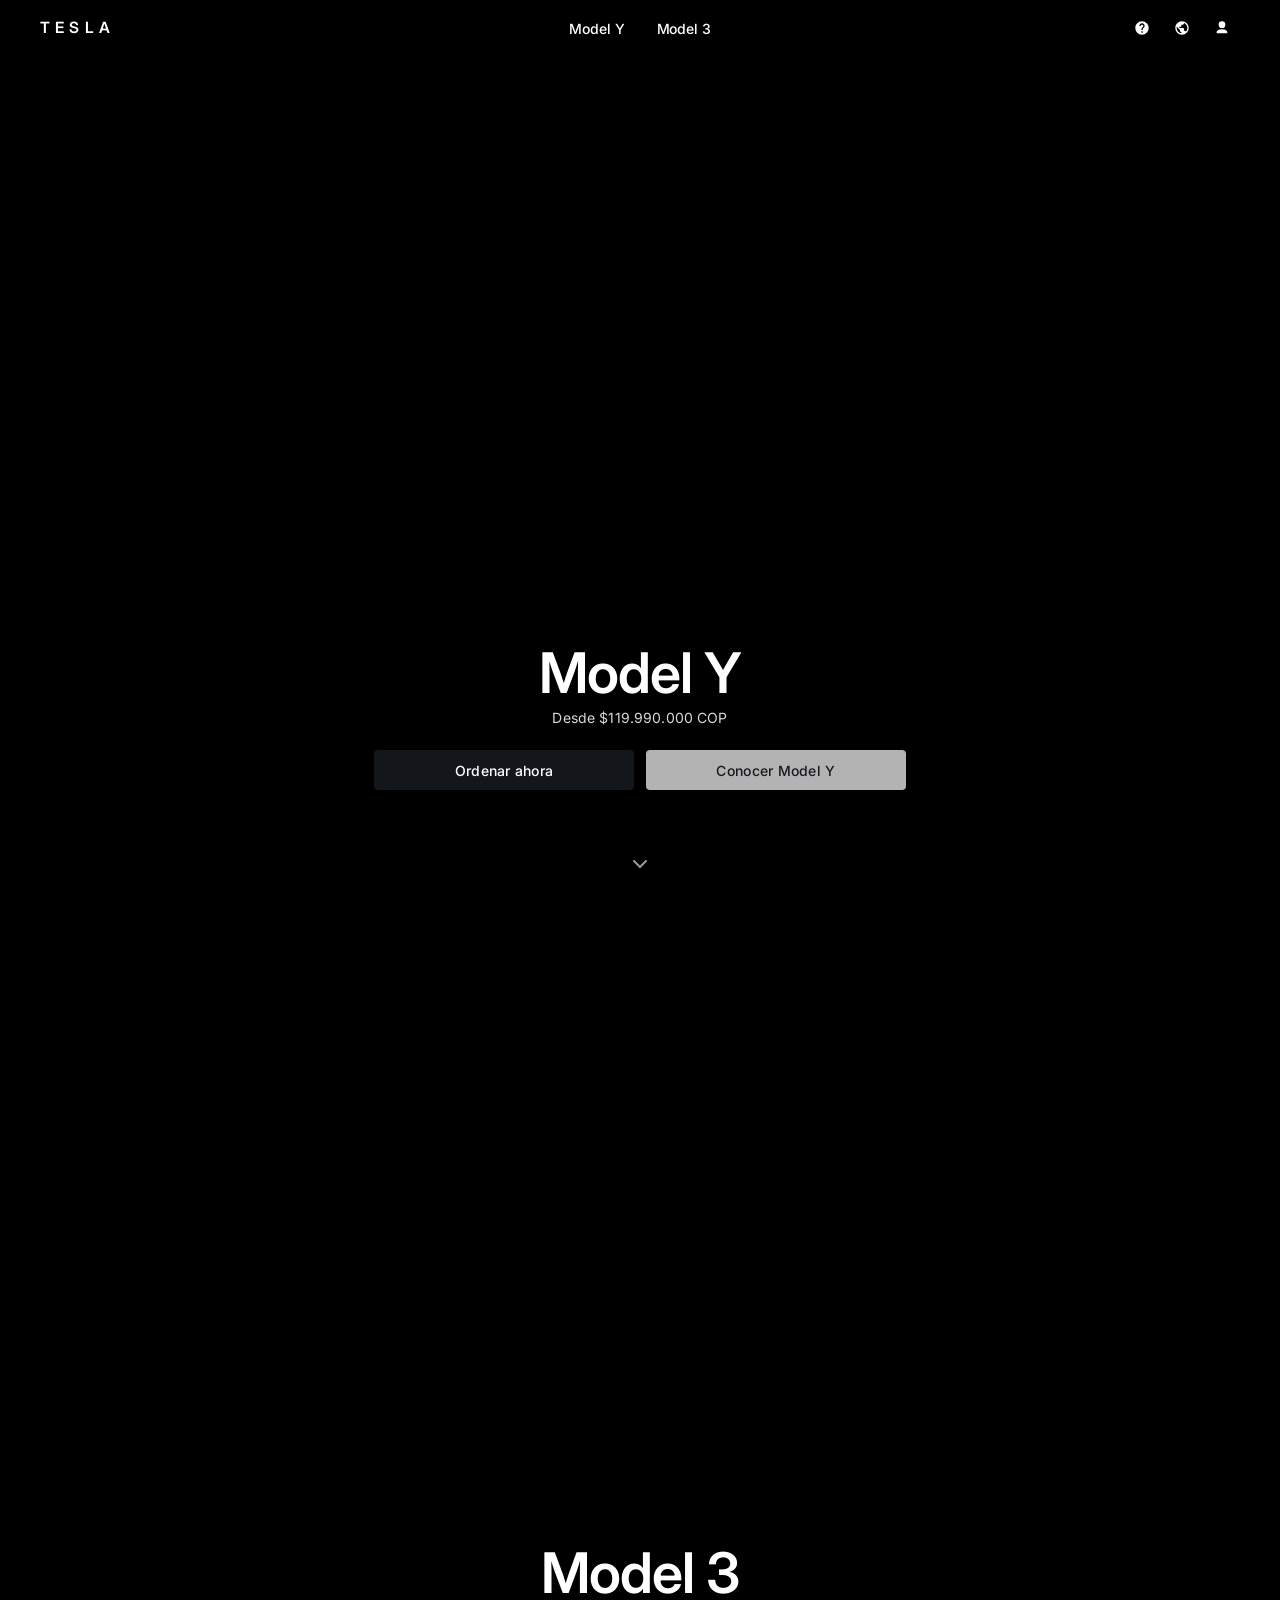
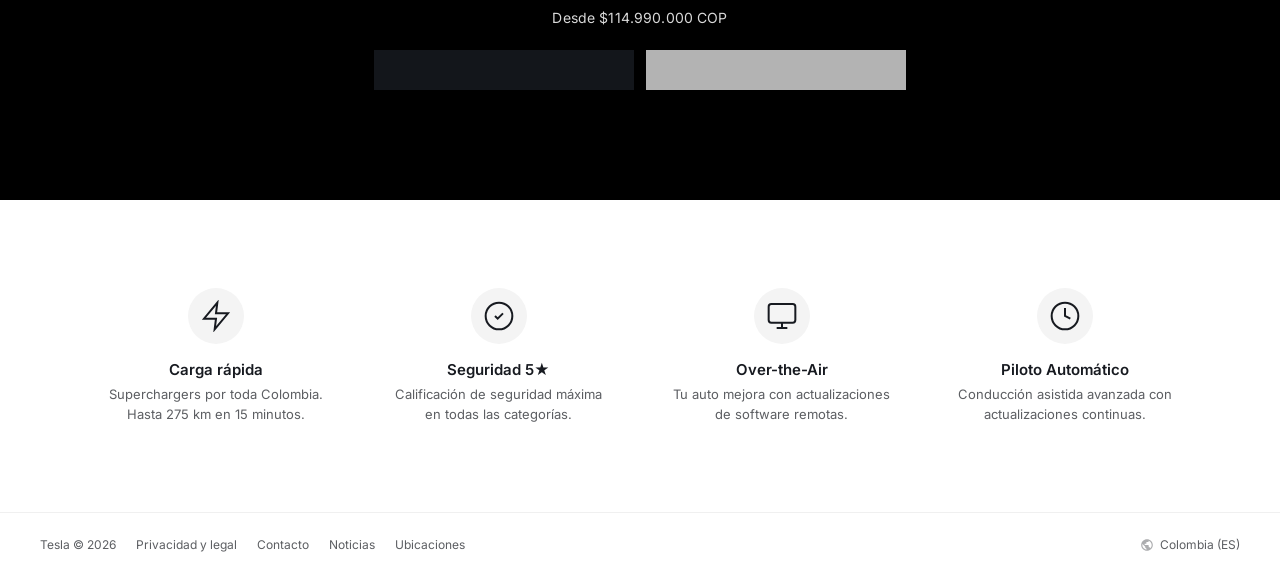
<file: Tesla_V1/index.html>
<!DOCTYPE html>
<html lang="es">

<head>
  <meta charset="UTF-8" />
  <meta name="viewport" content="width=device-width,initial-scale=1.0" />
  <title>Vehículos eléctricos, energía solar y limpia | Tesla Colombia</title>
  <meta name="description"
    content="Tesla fabrica vehículos eléctricos. Reserva tu Model 3 o Model Y en Colombia." />
  <link rel="icon" href="https://www.tesla.com/themes/custom/flavor_flavor/favicon.ico" type="image/x-icon" />
  <link rel="preconnect" href="https://fonts.googleapis.com" />
  <link rel="preconnect" href="https://fonts.gstatic.com" crossorigin />
  <link href="https://fonts.googleapis.com/css2?family=Inter:ital,wght@0,300;0,400;0,500;0,600;0,700&display=swap"
    rel="stylesheet" />
  <link rel="stylesheet" href="index.css" />
</head>

<body>

  <!-- ── NAVIGATION ─────────────────────────────────────────── -->
  <nav class="nav" id="main-nav" role="navigation" aria-label="Principal">

    <!-- LEFT: Tesla Logo -->
    <a href="index.html" class="nav__logo" aria-label="Tesla">
      <svg class="nav__wordmark" viewBox="0 0 278 40" xmlns="http://www.w3.org/2000/svg">
        <text x="0" y="32" font-family="Inter, Arial, sans-serif" font-size="36" font-weight="600" letter-spacing="12" fill="currentColor">TESLA</text>
      </svg>
    </a>

    <!-- CENTER: page links (solo Model Y y Model 3) -->
    <ul class="nav__links" id="nav-links">
      <li><a href="pages/modely/modely.html" class="nav__link">Model Y</a></li>
      <li><a href="pages/model3/model3.html" class="nav__link">Model 3</a></li>
    </ul>

    <!-- RIGHT: icons -->
    <div class="nav__actions">
      <a href="#" class="nav__icon-btn" aria-label="Ayuda">
        <svg width="16" height="16" viewBox="0 0 24 24" fill="currentColor">
          <path
            d="M12 2C6.48 2 2 6.48 2 12s4.48 10 10 10 10-4.48 10-10S17.52 2 12 2zm1 17h-2v-2h2v2zm2.07-7.75-.9.92C13.45 12.9 13 13.5 13 15h-2v-.5c0-1.1.45-2.1 1.17-2.83l1.24-1.26c.37-.36.59-.86.59-1.41 0-1.1-.9-2-2-2s-2 .9-2 2H8c0-2.21 1.79-4 4-4s4 1.79 4 4c0 .88-.36 1.68-.93 2.25z" />
        </svg>
      </a>
      <button class="nav__icon-btn" id="btn-region" aria-label="Región">
        <svg width="16" height="16" viewBox="0 0 24 24" fill="currentColor">
          <path
            d="M12 2C6.48 2 2 6.48 2 12s4.48 10 10 10 10-4.48 10-10S17.52 2 12 2zm-1 17.93c-3.95-.49-7-3.85-7-7.93 0-.62.08-1.21.21-1.79L9 15v1c0 1.1.9 2 2 2v1.93zm6.9-2.54c-.26-.81-1-1.39-1.9-1.39h-1v-3c0-.55-.45-1-1-1H8v-2h2c.55 0 1-.45 1-1V7h2c1.1 0 2-.9 2-2v-.41c2.93 1.19 5 4.06 5 7.41 0 2.08-.8 3.97-2.1 5.39z" />
        </svg>
      </button>
      <button class="nav__icon-btn" id="user-btn" aria-label="Mi cuenta">
        <svg width="16" height="16" viewBox="0 0 24 24" fill="currentColor">
          <path d="M12 2a5 5 0 110 10A5 5 0 0112 2zm0 12c5.33 0 8 2.67 8 4v2H4v-2c0-1.33 2.67-4 8-4z" />
        </svg>
      </button>
      <!-- Mobile hamburger -->
      <button class="nav__hamburger" id="nav-hamburger" aria-label="Menú">
        <span></span><span></span><span></span>
      </button>
    </div>

  </nav>

  <!-- Mobile slide menu -->
  <div class="mobile-menu" id="mobile-menu">
    <div class="mobile-menu__backdrop" id="mobile-backdrop"></div>
    <div class="mobile-menu__panel">
      <button class="mobile-menu__close" id="mobile-close" aria-label="Cerrar menú">
        <svg width="20" height="20" viewBox="0 0 24 24" fill="none" stroke="currentColor" stroke-width="2"><line x1="18" y1="6" x2="6" y2="18"/><line x1="6" y1="6" x2="18" y2="18"/></svg>
      </button>
      <div class="mobile-menu__links">
        <a href="pages/modely/modely.html" class="mobile-menu__link">Model Y</a>
        <a href="pages/model3/model3.html" class="mobile-menu__link">Model 3</a>
        <hr class="mobile-menu__divider" />
        <a href="#" class="mobile-menu__link mobile-menu__link--secondary">Tienda</a>
        <a href="#" class="mobile-menu__link mobile-menu__link--secondary">Soporte</a>
        <a href="#" class="mobile-menu__link mobile-menu__link--secondary" id="mobile-account-link">Cuenta</a>
      </div>
      <p class="mobile-menu__region">🌎 Colombia (ES)</p>
    </div>
  </div>

  <!-- ── USER DRAWER ─────────────────────────────────────────── -->
  <div class="drawer" id="user-drawer" aria-hidden="true">
    <div class="drawer__backdrop" id="drawer-backdrop"></div>
    <div class="drawer__panel" role="dialog" aria-modal="true" aria-label="Cuenta de usuario">

      <button class="drawer__close" id="drawer-close" aria-label="Cerrar">
        <svg width="20" height="20" viewBox="0 0 24 24" fill="none" stroke="currentColor" stroke-width="2">
          <line x1="18" y1="6" x2="6" y2="18" />
          <line x1="6" y1="6" x2="18" y2="18" />
        </svg>
      </button>

      <!-- Login view -->
      <div id="view-login">
        <p class="drawer__eyebrow">Mi cuenta Tesla</p>
        <h2 class="drawer__title">Iniciar sesión</h2>
        <p class="drawer__sub">Accede para gestionar tu reserva y configuraciones.</p>
        <form id="login-form" class="drawer-form" novalidate>
          <div class="field">
            <label for="inp-name">Nombre completo</label>
            <input type="text" id="inp-name" placeholder="Juan Pérez" autocomplete="name" required />
          </div>
          <div class="field">
            <label for="inp-email">Correo electrónico</label>
            <input type="email" id="inp-email" placeholder="juan@email.com" autocomplete="email" required />
          </div>
          <p class="field-error" id="login-error" aria-live="polite"></p>
          <button type="submit" class="dbtn dbtn--dark" id="btn-login">Continuar</button>
        </form>
        <p class="drawer__terms">Al continuar, aceptas los <a href="#">Términos de uso</a> de Tesla.</p>
      </div>

      <!-- Logged-in view -->
      <div id="view-user" hidden>
        <div class="user-avatar" id="user-avatar">J</div>
        <p class="user-name" id="user-name">Juan Pérez</p>
        <p class="user-email" id="user-email">juan@email.com</p>
        <hr class="divider" />
        <div id="user-reservation"></div>
        <button class="dbtn dbtn--outline" id="btn-logout">Cerrar sesión</button>
      </div>

    </div>
  </div>

  <!-- ── HERO: MODEL Y (primero, como en Tesla Colombia) ──────── -->
  <section class="hero" id="hero-modely" aria-label="Tesla Model Y">
    <div class="hero__bg"
      style="background-image:url('https://digitalassets.tesla.com/tesla-contents/image/upload/f_auto,q_auto/Homepage-Model-Y-Desktop-Global.jpg')">
    </div>
    <div class="hero__overlay"></div>
    <div class="hero__content">
      <h1 class="hero__model">Model Y</h1>
      <p class="hero__price">Desde $119.990.000 COP</p>
      <div class="hero__btns">
        <a href="pages/modely/modely.html" class="hero-btn hero-btn--order" id="cta-my-order">Ordenar ahora</a>
        <a href="pages/modely/modely.html" class="hero-btn hero-btn--info" id="cta-my-info">Conocer Model Y</a>
      </div>
    </div>
    <div class="hero__scroll" aria-hidden="true">
      <svg width="24" height="24" viewBox="0 0 24 24" fill="none" stroke="currentColor" stroke-width="2" stroke-linecap="round">
        <polyline points="6 9 12 15 18 9"/>
      </svg>
    </div>
  </section>

  <!-- ── HERO: MODEL 3 ────────────────────────────────────────── -->
  <section class="hero" id="hero-model3" aria-label="Tesla Model 3">
    <div class="hero__bg"
      style="background-image:url('https://digitalassets.tesla.com/tesla-contents/image/upload/f_auto,q_auto/Homepage-Model-3-Desktop-LHD.jpg')">
    </div>
    <div class="hero__overlay"></div>
    <div class="hero__content">
      <h2 class="hero__model">Model 3</h2>
      <p class="hero__price">Desde $114.990.000 COP</p>
      <div class="hero__btns">
        <a href="pages/model3/model3.html" class="hero-btn hero-btn--order" id="cta-m3-order">Ordenar ahora</a>
        <a href="pages/model3/model3.html" class="hero-btn hero-btn--info" id="cta-m3-info">Conocer Model 3</a>
      </div>
    </div>
  </section>

  <!-- ── FEATURES STRIP ────────────────────────────────────────── -->
  <section class="features" id="features">
    <div class="features__inner">
      <div class="feature">
        <div class="feature__icon">
          <svg width="32" height="32" viewBox="0 0 24 24" fill="none" stroke="currentColor" stroke-width="1.5"><path d="M13 2L3 14h9l-1 8 10-12h-9l1-8z"/></svg>
        </div>
        <h3 class="feature__title">Carga rápida</h3>
        <p class="feature__desc">Superchargers por toda Colombia. Hasta 275 km en 15 minutos.</p>
      </div>
      <div class="feature">
        <div class="feature__icon">
          <svg width="32" height="32" viewBox="0 0 24 24" fill="none" stroke="currentColor" stroke-width="1.5"><path d="M9 12l2 2 4-4"/><circle cx="12" cy="12" r="10"/></svg>
        </div>
        <h3 class="feature__title">Seguridad 5★</h3>
        <p class="feature__desc">Calificación de seguridad máxima en todas las categorías.</p>
      </div>
      <div class="feature">
        <div class="feature__icon">
          <svg width="32" height="32" viewBox="0 0 24 24" fill="none" stroke="currentColor" stroke-width="1.5"><rect x="2" y="3" width="20" height="14" rx="2"/><line x1="8" y1="21" x2="16" y2="21"/><line x1="12" y1="17" x2="12" y2="21"/></svg>
        </div>
        <h3 class="feature__title">Over-the-Air</h3>
        <p class="feature__desc">Tu auto mejora con actualizaciones de software remotas.</p>
      </div>
      <div class="feature">
        <div class="feature__icon">
          <svg width="32" height="32" viewBox="0 0 24 24" fill="none" stroke="currentColor" stroke-width="1.5"><circle cx="12" cy="12" r="10"/><path d="M12 6v6l4 2"/></svg>
        </div>
        <h3 class="feature__title">Piloto Automático</h3>
        <p class="feature__desc">Conducción asistida avanzada con actualizaciones continuas.</p>
      </div>
    </div>
  </section>

  <!-- ── FOOTER ────────────────────────────────────────────────── -->
  <footer class="footer" id="footer">
    <div class="footer__inner">
      <div class="footer__links">
        <a href="#">Tesla © 2026</a>
        <a href="#">Privacidad y legal</a>
        <a href="#">Contacto</a>
        <a href="#">Noticias</a>
        <a href="#">Ubicaciones</a>
      </div>
      <div class="footer__region">
        <svg width="14" height="14" viewBox="0 0 24 24" fill="currentColor" style="opacity:.5;">
          <path d="M12 2C6.48 2 2 6.48 2 12s4.48 10 10 10 10-4.48 10-10S17.52 2 12 2zm-1 17.93c-3.95-.49-7-3.85-7-7.93 0-.62.08-1.21.21-1.79L9 15v1c0 1.1.9 2 2 2v1.93zm6.9-2.54c-.26-.81-1-1.39-1.9-1.39h-1v-3c0-.55-.45-1-1-1H8v-2h2c.55 0 1-.45 1-1V7h2c1.1 0 2-.9 2-2v-.41c2.93 1.19 5 4.06 5 7.41 0 2.08-.8 3.97-2.1 5.39z"/>
        </svg>
        <span>Colombia (ES)</span>
      </div>
    </div>
  </footer>

  <!-- ── TOASTS ─────────────────────────────────────────────── -->
  <div class="toasts" id="toasts" aria-live="polite"></div>

  <script src="assets/js/store.js"></script>
  <script src="index.js"></script>
</body>

</html>
</file>
<file: Tesla_V1/index.css>
/* ============================================================
   index.css — Tesla Colombia · Réplica fiel del sitio oficial
   ============================================================ */

/* ── RESET ─────────────────────────────────────────────────── */
*, *::before, *::after { box-sizing: border-box; margin: 0; padding: 0; }

html {
  scroll-behavior: smooth;
  scroll-snap-type: y mandatory;
  scroll-snap-stop: always;
}

body {
  font-family: 'Inter', -apple-system, BlinkMacSystemFont, 'Segoe UI', sans-serif;
  background: #000;
  color: #171a20;
  -webkit-font-smoothing: antialiased;
  overflow-x: hidden;
}

a { text-decoration: none; color: inherit; }
ul { list-style: none; }
button { cursor: pointer; font-family: inherit; }

/* ── NAVIGATION ─────────────────────────────────────────────── */
.nav {
  position: fixed;
  inset: 0 0 auto 0;
  height: 56px;
  display: flex;
  align-items: center;
  justify-content: space-between;
  padding: 0 40px;
  z-index: 900;
  color: #fff;
  background: transparent;
  transition: background .4s ease, color .4s ease, box-shadow .4s ease;
}
.nav.scrolled {
  background: rgba(255,255,255,.97);
  color: #171a20;
  box-shadow: 0 1px 0 rgba(0,0,0,.08);
  backdrop-filter: blur(20px);
  -webkit-backdrop-filter: blur(20px);
}

/* Logo — LEFT aligned like Tesla */
.nav__logo {
  display: flex;
  align-items: center;
  color: inherit;
  transition: opacity .2s;
  z-index: 2;
  flex-shrink: 0;
}
.nav__logo:hover { opacity: .7; }

.nav__wordmark {
  width: 120px;
  height: auto;
  display: block;
  fill: currentColor;
}

/* Center links */
.nav__links {
  position: absolute;
  left: 50%;
  transform: translateX(-50%);
  display: flex;
  align-items: center;
  gap: 0;
  list-style: none;
}
.nav__link {
  display: block;
  font-size: 14px;
  font-weight: 500;
  padding: 8px 16px;
  border-radius: 4px;
  white-space: nowrap;
  color: inherit;
  text-decoration: none;
  transition: background .2s;
  letter-spacing: -.01em;
}
.nav__link:hover            { background: rgba(255,255,255,.15); }
.nav.scrolled .nav__link:hover { background: rgba(0,0,0,.05); }

/* Right actions */
.nav__actions {
  display: flex;
  align-items: center;
  gap: 4px;
  z-index: 2;
}
.nav__link--shop {
  font-size: 14px;
  font-weight: 500;
  padding: 8px 16px;
  border-radius: 4px;
  transition: background .2s;
}
.nav__icon-btn {
  background: none;
  border: none;
  color: inherit;
  width: 36px;
  height: 36px;
  border-radius: 50%;
  display: flex;
  align-items: center;
  justify-content: center;
  transition: background .2s;
  text-decoration: none;
  cursor: pointer;
}
.nav__icon-btn:hover            { background: rgba(255,255,255,.15); }
.nav.scrolled .nav__icon-btn:hover { background: rgba(0,0,0,.05); }

/* Hamburger button (mobile only) */
.nav__hamburger {
  display: none;
  flex-direction: column;
  justify-content: center;
  align-items: center;
  gap: 5px;
  width: 36px;
  height: 36px;
  background: none;
  border: none;
  cursor: pointer;
  border-radius: 4px;
  transition: background .2s;
}
.nav__hamburger:hover { background: rgba(255,255,255,.12); }
.nav.scrolled .nav__hamburger:hover { background: rgba(0,0,0,.05); }
.nav__hamburger span {
  display: block;
  width: 18px;
  height: 1.5px;
  background: currentColor;
  border-radius: 2px;
  transition: transform .3s, opacity .3s;
}

/* ── MEGA MENU ─────────────────────────────────────────────── */
.nav__item { position: relative; }
.mega-menu {
  position: fixed;
  top: 56px;
  left: 0;
  right: 0;
  background: rgba(255,255,255,.98);
  backdrop-filter: blur(40px);
  -webkit-backdrop-filter: blur(40px);
  padding: 32px 40px 40px;
  opacity: 0;
  visibility: hidden;
  transform: translateY(-8px);
  transition: opacity .3s ease, transform .3s ease, visibility .3s;
  box-shadow: 0 8px 40px rgba(0,0,0,.12);
  z-index: 890;
}
.nav__item--vehicles:hover .mega-menu,
.mega-menu:hover {
  opacity: 1;
  visibility: visible;
  transform: translateY(0);
}

.mega-menu__grid {
  display: flex;
  justify-content: center;
  gap: 40px;
  max-width: 800px;
  margin: 0 auto;
}
.mega-menu__card {
  display: flex;
  flex-direction: column;
  align-items: center;
  text-align: center;
  padding: 20px;
  border-radius: 12px;
  transition: background .2s, transform .2s;
  flex: 1;
  max-width: 340px;
}
.mega-menu__card:hover {
  background: rgba(0,0,0,.03);
  transform: translateY(-2px);
}
.mega-menu__img {
  width: 100%;
  max-width: 280px;
  height: auto;
  border-radius: 8px;
  margin-bottom: 14px;
  object-fit: cover;
}
.mega-menu__name {
  font-size: 17px;
  font-weight: 600;
  color: #171a20;
  margin-bottom: 2px;
}
.mega-menu__sub {
  font-size: 13px;
  color: #5c5e62;
  margin-bottom: 10px;
}
.mega-menu__cta {
  font-size: 13px;
  font-weight: 500;
  color: #3e6ae1;
  transition: color .2s;
}
.mega-menu__card:hover .mega-menu__cta { color: #2f5ac8; }

/* ── MOBILE MENU ───────────────────────────────────────────── */
.mobile-menu {
  position: fixed;
  inset: 0;
  z-index: 1100;
  pointer-events: none;
}
.mobile-menu.open { pointer-events: all; }
.mobile-menu__backdrop {
  position: absolute; inset: 0;
  background: rgba(0,0,0,.35);
  opacity: 0;
  transition: opacity .3s;
  backdrop-filter: blur(4px);
}
.mobile-menu.open .mobile-menu__backdrop { opacity: 1; }
.mobile-menu__panel {
  position: absolute;
  top: 0; right: 0;
  width: 300px;
  max-width: 85vw;
  height: 100%;
  background: #fff;
  transform: translateX(100%);
  transition: transform .35s cubic-bezier(.4,0,.2,1);
  padding: 72px 28px 28px;
  box-shadow: -4px 0 40px rgba(0,0,0,.15);
  display: flex;
  flex-direction: column;
}
.mobile-menu.open .mobile-menu__panel { transform: translateX(0); }
.mobile-menu__close {
  position: absolute;
  top: 14px; right: 14px;
  background: none; border: none;
  color: #888; width: 32px; height: 32px;
  border-radius: 50%; display: flex;
  align-items: center; justify-content: center;
  transition: background .2s;
}
.mobile-menu__close:hover { background: #f4f4f4; color: #171a20; }
.mobile-menu__links {
  display: flex; flex-direction: column;
  gap: 0; flex: 1;
}
.mobile-menu__link {
  display: block;
  font-size: 16px;
  font-weight: 500;
  color: #171a20;
  padding: 14px 0;
  border-bottom: 1px solid #f0f0f0;
  transition: color .2s;
}
.mobile-menu__link:hover { color: #3e6ae1; }
.mobile-menu__link--secondary {
  font-size: 14px;
  font-weight: 400;
  color: #5c5e62;
}
.mobile-menu__divider {
  border: none;
  border-top: 1px solid #e8e8e8;
  margin: 8px 0;
}
.mobile-menu__region {
  font-size: 12px;
  color: #aaa;
  padding-top: 16px;
}

/* ── HERO ───────────────────────────────────────────────────── */
.hero {
  position: relative;
  height: 100vh;
  min-height: 640px;
  display: flex;
  flex-direction: column;
  align-items: center;
  justify-content: flex-end;
  padding-bottom: 110px;
  overflow: hidden;
  scroll-snap-align: start;
  scroll-snap-stop: always;
}

/* Background photo */
.hero__bg {
  position: absolute;
  inset: 0;
  background-size: cover;
  background-position: center center;
  background-repeat: no-repeat;
  transition: transform 8s ease-out;
}
.hero:hover .hero__bg {
  transform: scale(1.02);
}

/* Subtle top + bottom gradient exactly like Tesla */
.hero__overlay {
  position: absolute;
  inset: 0;
  background:
    linear-gradient(to bottom, rgba(0,0,0,.12) 0%, transparent 18%),
    linear-gradient(to top,    rgba(0,0,0,.35) 0%, transparent 35%);
  pointer-events: none;
}

/* Content block — centered bottom */
.hero__content {
  position: relative;
  z-index: 2;
  text-align: center;
  color: #fff;
  display: flex;
  flex-direction: column;
  align-items: center;
  gap: 0;
}

/* Model name */
.hero__model {
  font-size: clamp(38px, 5.5vw, 56px);
  font-weight: 600;
  letter-spacing: -.02em;
  line-height: 1.1;
  margin-bottom: 4px;
  text-shadow: 0 2px 20px rgba(0,0,0,.2);
}

/* Price text */
.hero__price {
  font-size: 14px;
  font-weight: 400;
  opacity: .85;
  margin-bottom: 24px;
  letter-spacing: .01em;
}

/* Button row */
.hero__btns {
  display: flex;
  gap: 12px;
  flex-wrap: wrap;
  justify-content: center;
}

/* ── HERO BUTTONS (exact Tesla style) ──────────────────────── */
.hero-btn {
  display: inline-flex;
  align-items: center;
  justify-content: center;
  min-width: 260px;
  height: 40px;
  padding: 0 24px;
  font-size: 14px;
  font-weight: 500;
  border-radius: 4px;
  border: none;
  letter-spacing: .02em;
  cursor: pointer;
  font-family: inherit;
  transition: background .25s, transform .15s, box-shadow .25s;
}
.hero-btn:active { transform: scale(.98); }

/* Primary — dark translucent */
.hero-btn--order {
  background: rgba(23,26,32,.85);
  color: #fff;
  backdrop-filter: blur(20px);
  -webkit-backdrop-filter: blur(20px);
}
.hero-btn--order:hover {
  background: rgba(23,26,32,.95);
  box-shadow: 0 4px 20px rgba(0,0,0,.2);
}

/* Secondary — white/semi-transparent */
.hero-btn--info {
  background: rgba(255,255,255,.7);
  color: #171a20;
  backdrop-filter: blur(20px);
  -webkit-backdrop-filter: blur(20px);
}
.hero-btn--info:hover {
  background: rgba(255,255,255,.85);
  box-shadow: 0 4px 20px rgba(0,0,0,.1);
}

/* ── SCROLL HINT ─────────────────────────────────────────────── */
.hero__scroll {
  position: absolute;
  bottom: 24px;
  left: 50%;
  transform: translateX(-50%);
  z-index: 2;
  display: flex;
  flex-direction: column;
  align-items: center;
  gap: 4px;
  color: rgba(255,255,255,.6);
  animation: scrollBounce 2.5s ease-in-out infinite;
  pointer-events: none;
}
@keyframes scrollBounce {
  0%, 100% { transform: translateX(-50%) translateY(0); opacity: .6; }
  50%       { transform: translateX(-50%) translateY(8px); opacity: 1; }
}

/* ── FEATURES STRIP ────────────────────────────────────────── */
.features {
  background: #fff;
  padding: 64px 40px;
  scroll-snap-align: start;
}
.features__inner {
  max-width: 1100px;
  margin: 0 auto;
  display: grid;
  grid-template-columns: repeat(4, 1fr);
  gap: 32px;
}
.feature {
  text-align: center;
  padding: 24px 16px;
  border-radius: 12px;
  transition: background .2s, transform .3s;
}
.feature:hover {
  background: #f7f7f7;
  transform: translateY(-4px);
}
.feature__icon {
  width: 56px;
  height: 56px;
  margin: 0 auto 16px;
  display: flex;
  align-items: center;
  justify-content: center;
  background: #f4f4f4;
  border-radius: 50%;
  color: #171a20;
}
.feature__title {
  font-size: 15px;
  font-weight: 600;
  color: #171a20;
  margin-bottom: 6px;
}
.feature__desc {
  font-size: 13px;
  color: #5c5e62;
  line-height: 1.5;
}

/* ── FOOTER ────────────────────────────────────────────────── */
.footer {
  background: #fff;
  padding: 24px 40px;
  border-top: 1px solid #f0f0f0;
}
.footer__inner {
  max-width: 1200px;
  margin: 0 auto;
  display: flex;
  justify-content: space-between;
  align-items: center;
  flex-wrap: wrap;
  gap: 12px;
}
.footer__links {
  display: flex;
  gap: 20px;
  flex-wrap: wrap;
}
.footer__links a {
  font-size: 12px;
  color: #5c5e62;
  transition: color .2s;
}
.footer__links a:hover { color: #171a20; }
.footer__region {
  display: flex;
  align-items: center;
  gap: 6px;
  font-size: 12px;
  color: #5c5e62;
}

/* ── USER DRAWER ────────────────────────────────────────────── */
.drawer {
  position: fixed;
  inset: 0;
  z-index: 1100;
  pointer-events: none;
}
.drawer.open { pointer-events: all; }

.drawer__backdrop {
  position: absolute;
  inset: 0;
  background: rgba(0,0,0,.3);
  opacity: 0;
  transition: opacity .3s;
  backdrop-filter: blur(4px);
}
.drawer.open .drawer__backdrop { opacity: 1; }

.drawer__panel {
  position: absolute;
  top: 0; right: 0;
  width: 400px;
  max-width: 100vw;
  height: 100%;
  background: #fff;
  padding: 0;
  transform: translateX(100%);
  transition: transform .35s cubic-bezier(.4,0,.2,1);
  box-shadow: -4px 0 40px rgba(0,0,0,.15);
  overflow-y: auto;
  display: flex;
  flex-direction: column;
}
.drawer.open .drawer__panel { transform: translateX(0); }

/* Close button */
.drawer__close {
  position: absolute;
  top: 16px;
  right: 16px;
  background: none;
  border: none;
  color: #888;
  width: 36px;
  height: 36px;
  border-radius: 50%;
  display: flex;
  align-items: center;
  justify-content: center;
  transition: background .2s, color .2s;
  z-index: 10;
}
.drawer__close:hover { background: #f4f4f4; color: #171a20; }

/* Drawer inner */
#view-login, #view-user {
  padding: 72px 32px 32px;
  display: flex;
  flex-direction: column;
  flex: 1;
}

.drawer__eyebrow {
  font-size: 11px;
  font-weight: 700;
  text-transform: uppercase;
  letter-spacing: .12em;
  color: #aaa;
  margin-bottom: 8px;
}
.drawer__title { font-size: 24px; font-weight: 600; margin-bottom: 6px; letter-spacing: -.02em; }
.drawer__sub   { font-size: 14px; color: #636363; margin-bottom: 28px; line-height: 1.5; }
.drawer__terms { font-size: 11px; color: #aaa; margin-top: 20px; line-height: 1.6; }
.drawer__terms a { color: #636363; text-decoration: underline; }

/* Drawer form */
.drawer-form { display: flex; flex-direction: column; gap: 16px; }

.field { display: flex; flex-direction: column; gap: 6px; }
.field label { font-size: 12px; font-weight: 600; color: #444; }
.field input {
  padding: 12px 14px;
  border: 1.5px solid #d8d8d8;
  border-radius: 6px;
  font-size: 14px;
  font-family: inherit;
  color: #171a20;
  outline: none;
  transition: border-color .2s, box-shadow .2s;
  background: #fff;
}
.field input:focus {
  border-color: #171a20;
  box-shadow: 0 0 0 3px rgba(23,26,32,.07);
}
.field-error { font-size: 12px; color: #e31937; min-height: 16px; }

/* Drawer buttons */
.dbtn {
  display: flex;
  align-items: center;
  justify-content: center;
  width: 100%;
  height: 48px;
  border-radius: 4px;
  font-size: 14px;
  font-weight: 500;
  border: none;
  cursor: pointer;
  font-family: inherit;
  transition: background .2s, transform .15s;
  letter-spacing: .01em;
}
.dbtn:active { transform: scale(.98); }
.dbtn--dark    { background: #171a20; color: #fff; }
.dbtn--dark:hover { background: #2c2f3b; }
.dbtn--outline { background: transparent; color: #171a20; border: 1.5px solid #ccc; margin-top: 10px; }
.dbtn--outline:hover { background: #f4f4f4; }
.dbtn--blue   { background: #3e6ae1; color: #fff; }
.dbtn--blue:hover { background: #2f5bc8; }

/* User info */
.user-avatar {
  width: 56px; height: 56px; border-radius: 50%;
  background: linear-gradient(135deg, #171a20, #2c2f3b); color: #fff;
  font-size: 22px; font-weight: 600;
  display: flex; align-items: center; justify-content: center;
  margin-bottom: 14px;
  box-shadow: 0 4px 12px rgba(0,0,0,.15);
}
.user-name  { font-size: 18px; font-weight: 600; margin-bottom: 2px; }
.user-email { font-size: 13px; color: #636363; }
.divider    { border: none; border-top: 1px solid #eee; margin: 20px 0; }

/* Reservation card */
.res-card {
  background: #f7f7f7;
  border-radius: 10px;
  padding: 18px;
  margin-bottom: 16px;
  border-left: 3px solid #3e6ae1;
}
.res-card__model  { font-size: 15px; font-weight: 700; margin-bottom: 4px; }
.res-card__detail { font-size: 13px; color: #555; line-height: 1.55; }
.res-card__price  { font-size: 15px; font-weight: 700; color: #171a20; margin-top: 8px; }
.res-card__date   { font-size: 11px; color: #aaa; margin-top: 4px; }
.res-card__badge  {
  display: inline-block; font-size: 11px; font-weight: 600;
  padding: 3px 12px; border-radius: 100px;
  background: #e6f4ea; color: #1a7f37; margin-top: 8px;
}
.no-res {
  text-align: center; padding: 28px 0;
  font-size: 14px; color: #aaa; line-height: 1.8;
}
.no-res-icon { font-size: 40px; display: block; margin-bottom: 10px; }

/* View reservation link */
.res-link {
  display: flex; align-items: center; justify-content: center;
  height: 44px; border-radius: 4px;
  background: #171a20; color: #fff;
  font-size: 14px; font-weight: 500;
  margin-bottom: 10px;
  transition: background .2s;
}
.res-link:hover { background: #2c2f3b; }

/* ── TOASTS ─────────────────────────────────────────────────── */
.toasts {
  position: fixed; bottom: 28px; left: 50%;
  transform: translateX(-50%);
  z-index: 2000; display: flex; flex-direction: column;
  align-items: center; gap: 8px; pointer-events: none;
}
.toast {
  background: #171a20; color: #fff;
  font-size: 14px; font-weight: 500;
  padding: 12px 28px; border-radius: 100px;
  box-shadow: 0 4px 24px rgba(0,0,0,.25);
  white-space: nowrap; animation: toastIn .35s ease;
}
.toast--success { background: #1a7f37; }
.toast--error   { background: #e31937; }
@keyframes toastIn  { from { opacity:0; transform:translateY(12px); } to { opacity:1; transform:translateY(0); } }
@keyframes toastOut { from { opacity:1; } to { opacity:0; transform:translateY(12px); } }

/* ── RESPONSIVE ─────────────────────────────────────────────── */
@media (max-width: 1024px) {
  .features__inner { grid-template-columns: repeat(2, 1fr); }
}

@media (max-width: 768px) {
  .nav { padding: 0 16px; }
  .nav__links { display: none; }
  .nav__link--shop { display: none; }
  .nav__hamburger { display: flex; }

  .hero { padding-bottom: 80px; }
  .hero__model { font-size: 36px; }

  .hero__btns {
    flex-direction: column;
    align-items: stretch;
    width: min(300px, 88vw);
  }
  .hero-btn { min-width: unset; width: 100%; }

  .features { padding: 40px 20px; }
  .features__inner { grid-template-columns: 1fr 1fr; gap: 16px; }

  .drawer__panel { width: 100vw; }
  #view-login, #view-user { padding: 60px 24px 24px; }

  .footer { padding: 20px 16px; }
  .footer__inner { flex-direction: column; text-align: center; }
  .footer__links { justify-content: center; }
}

@media (max-width: 480px) {
  .hero__model   { font-size: 32px; }
  .features__inner { grid-template-columns: 1fr; }
}
</file>
